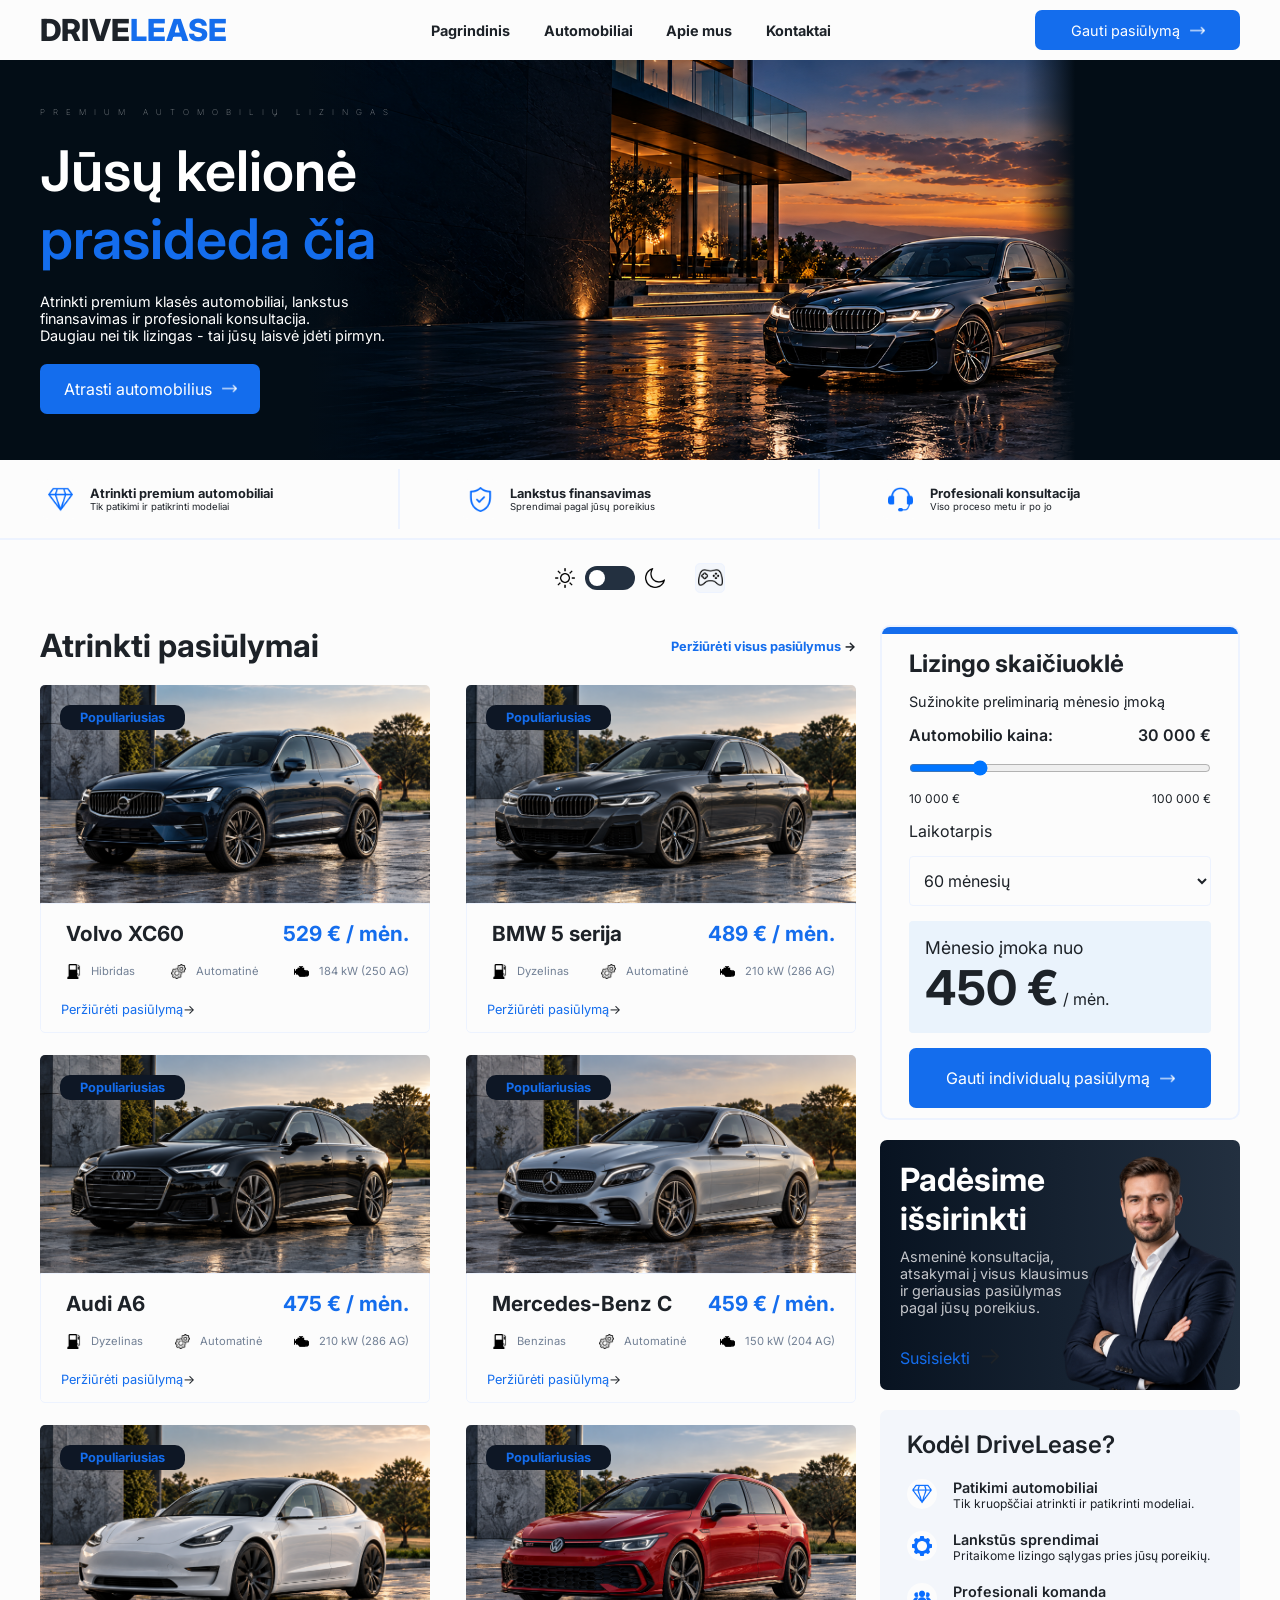
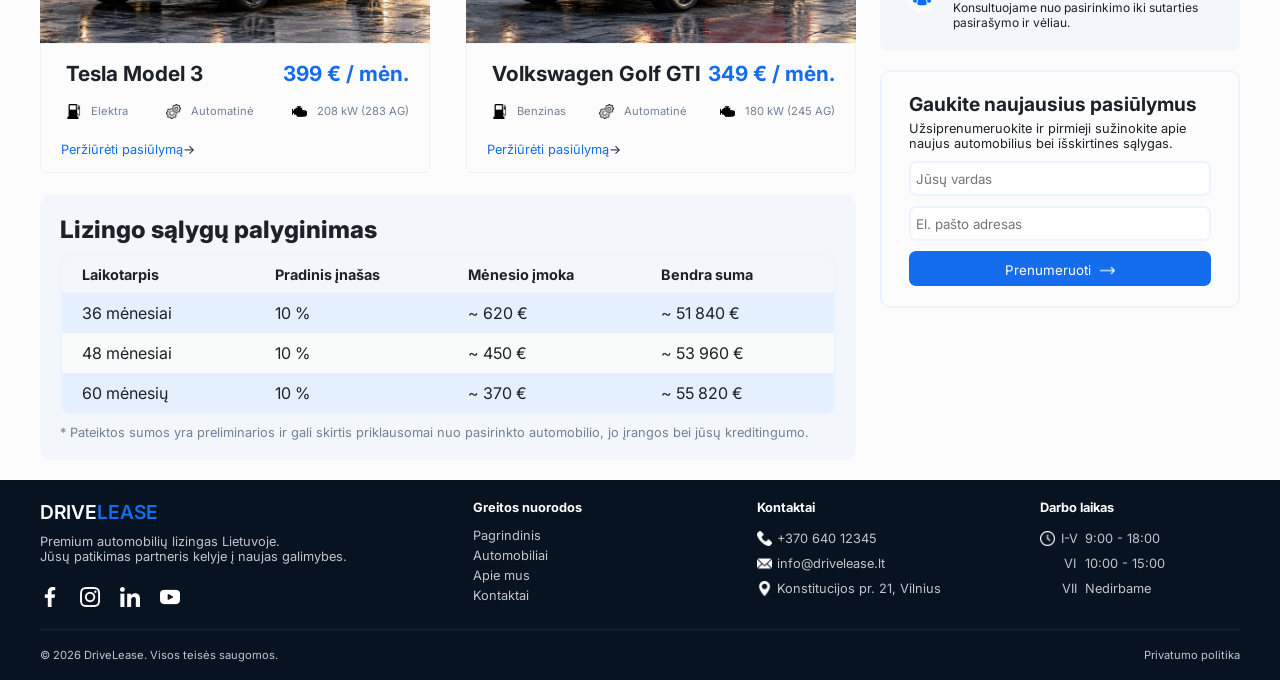
<file: index.html>
<!DOCTYPE html>
<html lang="en">
<head>
    <meta charset="UTF-8">
    <meta name="viewport" content="width=device-width, initial-scale=1.0">
    <link href="style.css" rel="stylesheet" type="text/css">
    <title>DRIVELEASE</title>
</head>
<body>
    <div id="backDrop" class="backDrop hideBackDrop"></div>
    <div id="gameWindow" class="gameWindow off">
        <div class="controlRow">
            <div id="newGameButton" class="newGameButton">
            <img src="./icons/mine.png" alt="mine">
            </div>
            <div class="levelControls">
                <button id="levelDown" class="levelChange">−</button>
                <span id="levelDisplay">Level 3</span>
                <button id="levelUp" class="levelChange">+</button>
            </div>
            <div id="closeGame" class="closeGame">
            <img src="./icons/X.png" alt="close">
            </div>
        </div>
        <div id="gameField" class="gameField"></div>
        <div id="gameOverScreen" class="gameOverScreen hidden">
            PRALAIMĖJAI!
        </div>
        <div id="winScreen" class="gameOverScreen hidden">
            LAIMĖJAI!
        </div>
    </div>
    <nav id="navbar"></nav>
    <header id="header"></header>
    <div id="whyUsWrapper" class="whyUsWrapper"></div>
    <div id="controlButtonWrapper" class="controlButtonWrapper"></div>
    <div id="bodyWrapper" class="bodyWrapper">
        <div class="bodyContentWrapper">
            <div id="carCardsWrapper" class="carCardsWrapper"></div>
            <div id="priceComparison" class="priceComparison"></div>
        </div>
        <div class="bodySidebar">
            <div id="calculatorWrapper" class="calculatorWrapper"></div> 
            <div id="contactUsDash" class="contactUsDash"></div>
            <div id="whyUsDash" class="whyUsDash"> </div>
            <div id="newsLetterWrapper" class="newsLetterWrapper"></div>
        </div>
    </div>
    <footer id="footer"> </footer>
    <script type="module" src="./js/modules.js"></script>
    <script type="module" src="./js/homeModules.js"></script>
    <script src="./js/game.js" defer></script>
    <script src="./js/events.js"  defer></script>
</body>
</html>
</file>
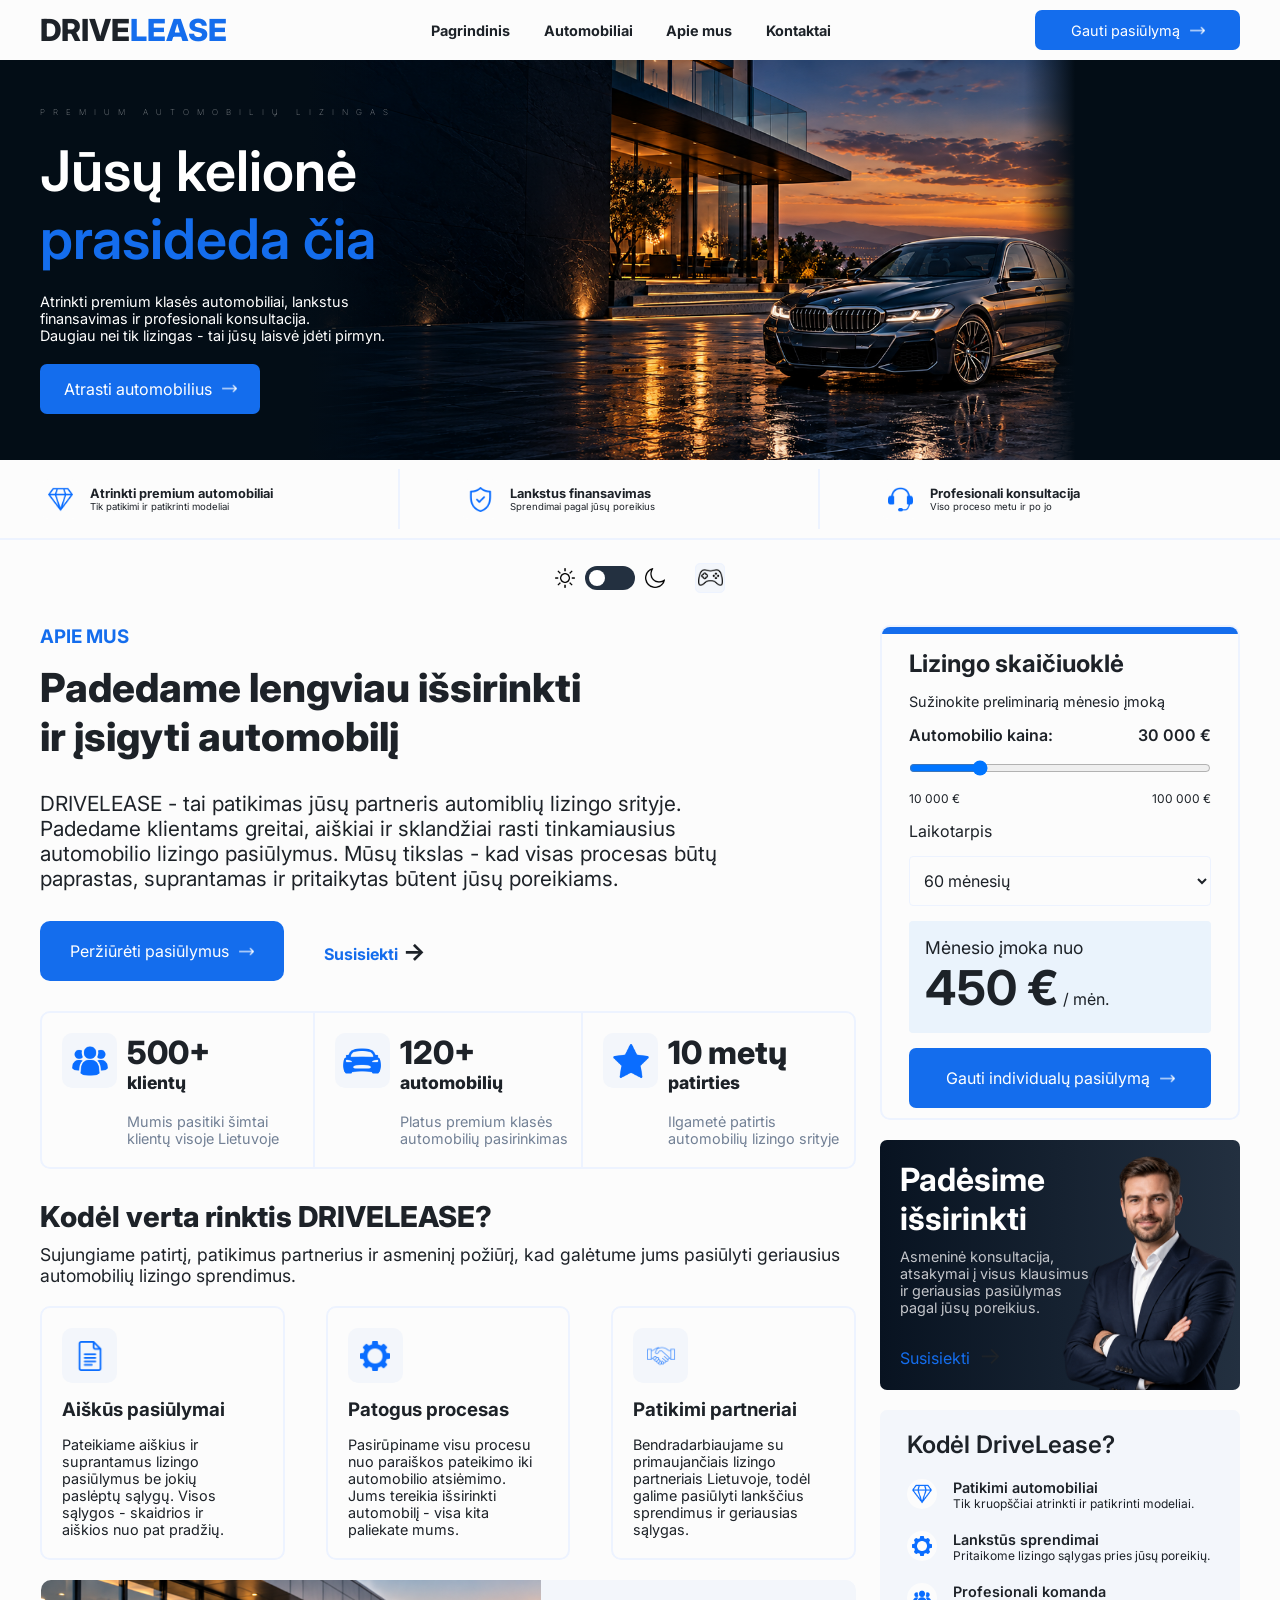
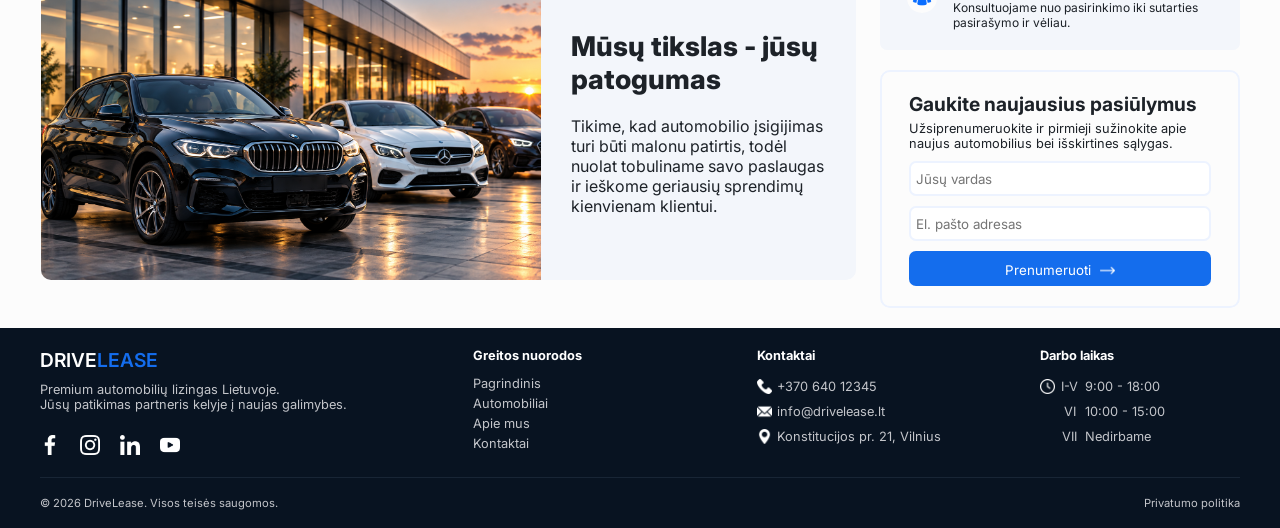
<file: aboutUs.html>
<!DOCTYPE html>
<html lang="en">
<head>
    <meta charset="UTF-8">
    <meta name="viewport" content="width=device-width, initial-scale=1.0">
    <link href="style.css" rel="stylesheet" type="text/css">
    <title>DRIVELEASE</title>
</head>
<body>
    <div id="backDrop" class="backDrop hideBackDrop"></div>
    <div id="gameWindow" class="gameWindow off">
        <div class="controlRow">
            <div id="newGameButton" class="newGameButton"><img src="./icons/mine.png" rel="mine"></div>
            <div id="closeGame" class="closeGame"><img src="./icons/X.png" rel="x"></div>
        </div>
        <div id="gameField" class="gameField">
            
        </div>
        <div id="gameOverScreen" class="gameOverScreen hidden">PRALAIMĖJAI!</div>
        <div id="winScreen" class="gameOverScreen hidden">LAIMĖJAI!</div>
    </div>
    <nav id="navbar"></nav>
    <header id="header"></header>
    <div id="whyUsWrapper" class="whyUsWrapper"></div>
    <div id="controlButtonWrapper" class="controlButtonWrapper"></div>
    <div id="bodyWrapper" class="bodyWrapper">
        <div class="bodyContentWrapper">
            <div id="aboutUsContent" class="aboutUsContent"></div>
        </div>
        <div class="bodySidebar">
            <div id="calculatorWrapper" class="calculatorWrapper"></div> 
            <div id="contactUsDash" class="contactUsDash"></div>
            <div id="whyUsDash" class="whyUsDash"> </div>
            <div id="newsLetterWrapper" class="newsLetterWrapper"></div>
        </div>
    </div>
    <footer id="footer"> </footer>
    <script type="module" src="./js/modules.js"></script>
    <script type="module" src="./js/aboutUsModules.js"></script>
    <script src="./js/game.js" defer></script>
    <script src="./js/events.js"  defer></script>

</body>
</html>
</file>
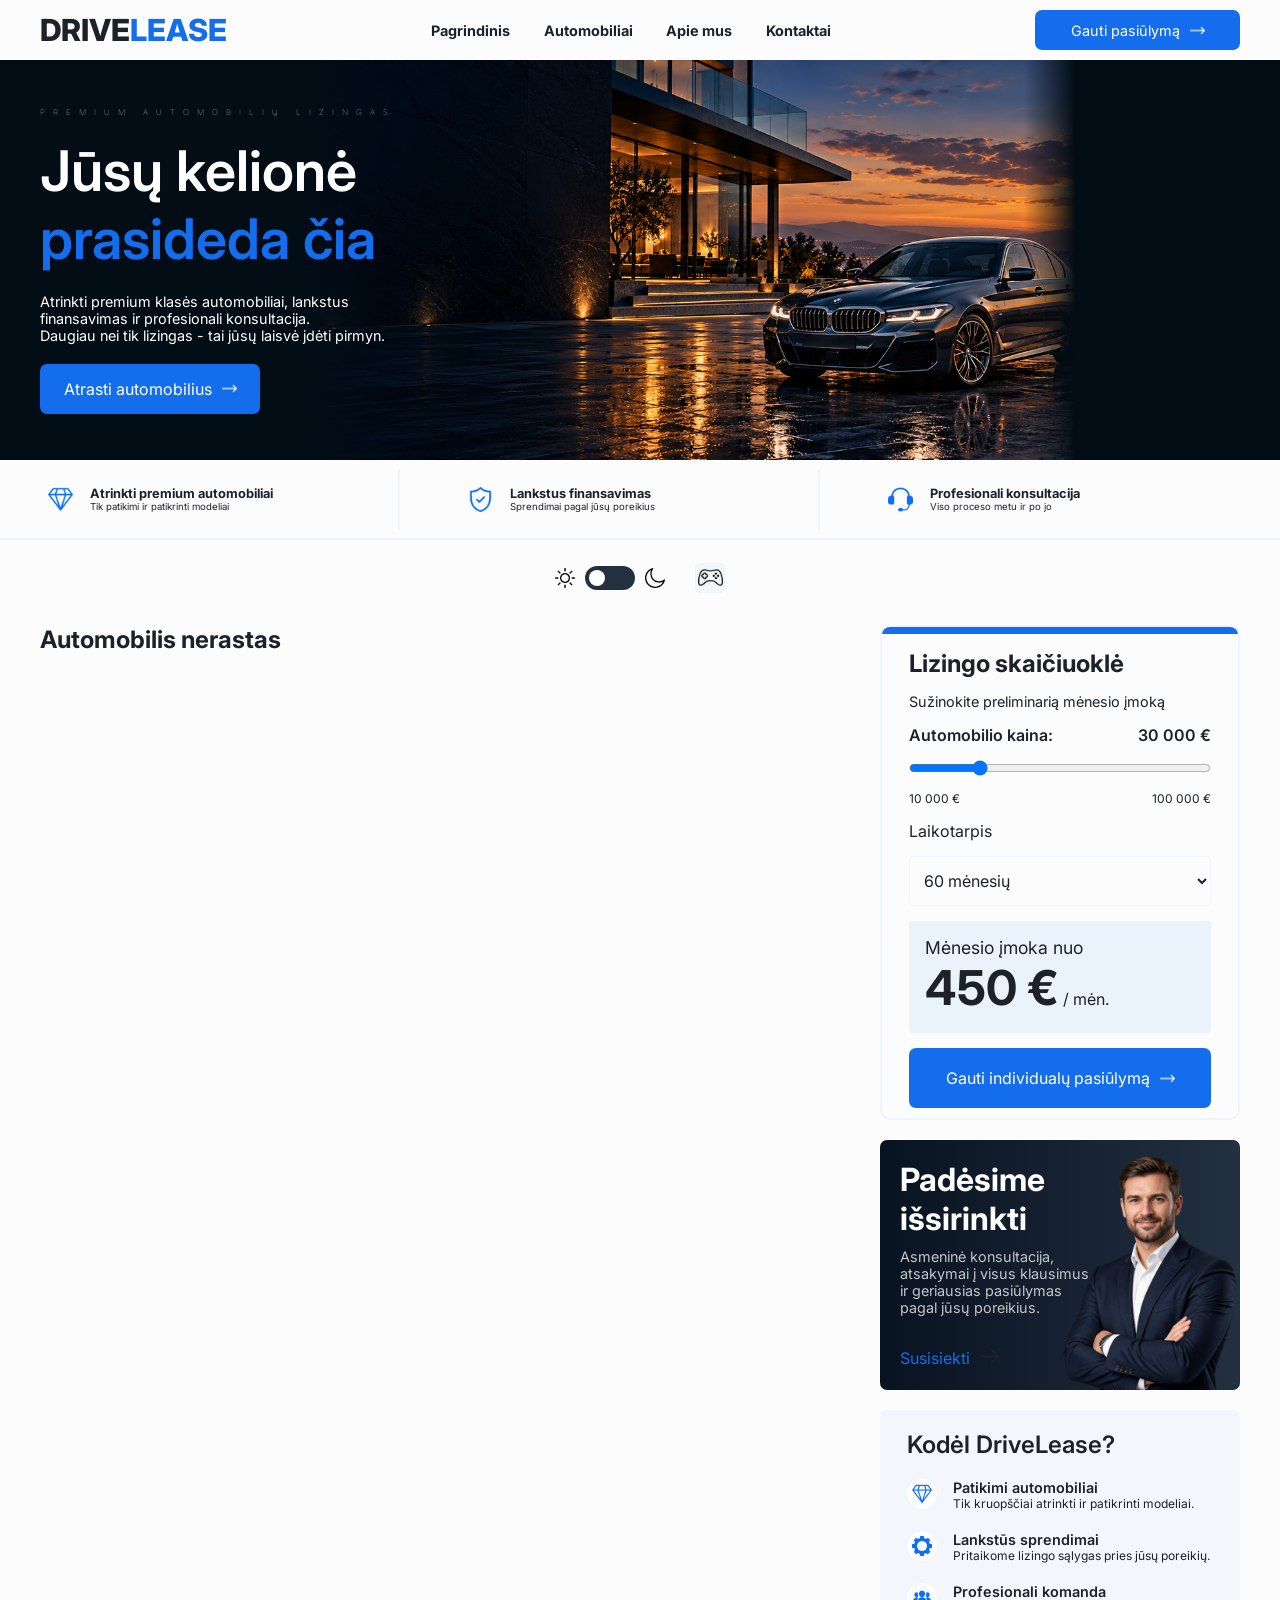
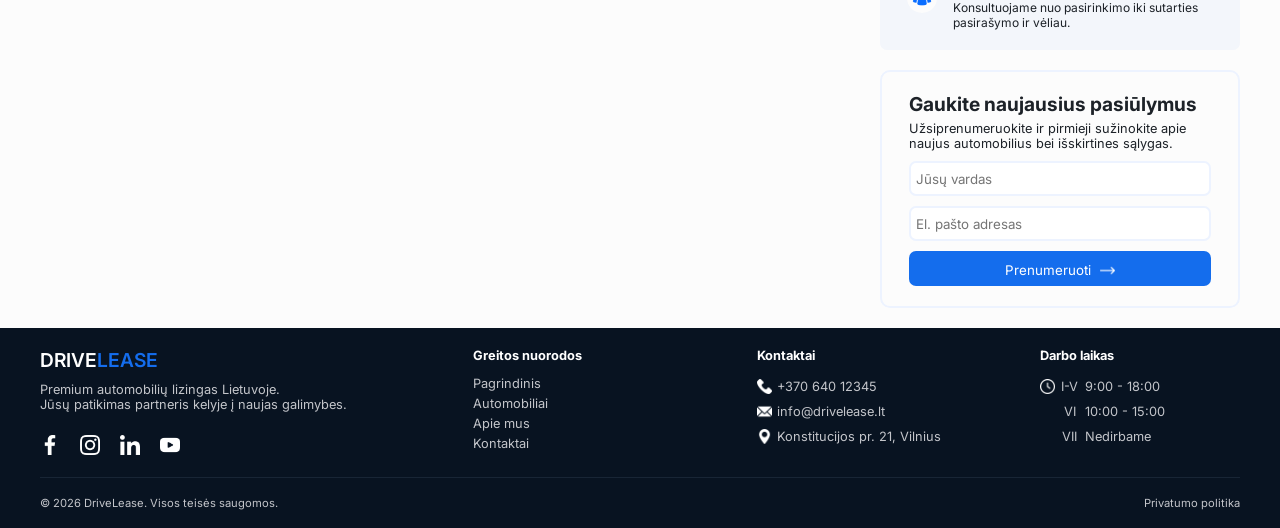
<file: carInfo.html>
<!DOCTYPE html>
<html lang="en">
<head>
    <meta charset="UTF-8">
    <meta name="viewport" content="width=device-width, initial-scale=1.0">
    <link href="style.css" rel="stylesheet" type="text/css">
    <title>DRIVELEASE</title>
</head>
<body>
    <div id="backDrop" class="backDrop hideBackDrop"></div>
    <div id="gameWindow" class="gameWindow off">
        <div class="controlRow">
            <div id="newGameButton" class="newGameButton"><img src="./icons/mine.png" rel="mine"></div>
            <div id="closeGame" class="closeGame"><img src="./icons/X.png" rel="x"></div>
        </div>
        <div id="gameField" class="gameField">
            
        </div>
        <div id="gameOverScreen" class="gameOverScreen hidden">PRALAIMĖJAI!</div>
        <div id="winScreen" class="gameOverScreen hidden">LAIMĖJAI!</div>
    </div>
    <nav id="navbar"></nav>
    <header id="header"></header>
    <div id="whyUsWrapper" class="whyUsWrapper"></div>
    <div id="controlButtonWrapper" class="controlButtonWrapper"></div>
    <div id="bodyWrapper" class="bodyWrapper">
        <div class="bodyContentWrapper">
            <div id="carInfoContent" class="carInfoContent">
                
            </div>
        </div>
        <div class="bodySidebar">
            <div id="calculatorWrapper" class="calculatorWrapper"></div> 
            <div id="contactUsDash" class="contactUsDash"></div>
            <div id="whyUsDash" class="whyUsDash"> </div>
            <div id="newsLetterWrapper" class="newsLetterWrapper"></div>
        </div>
    </div>
    <footer id="footer"> </footer>
    <script type="module" src="./js/modules.js"></script>
    <script type="module" src="./js/carInfoModules.js"></script>
    <script src="./js/game.js" defer></script>
    <script src="./js/events.js"  defer></script>

</body>
</html>
</file>
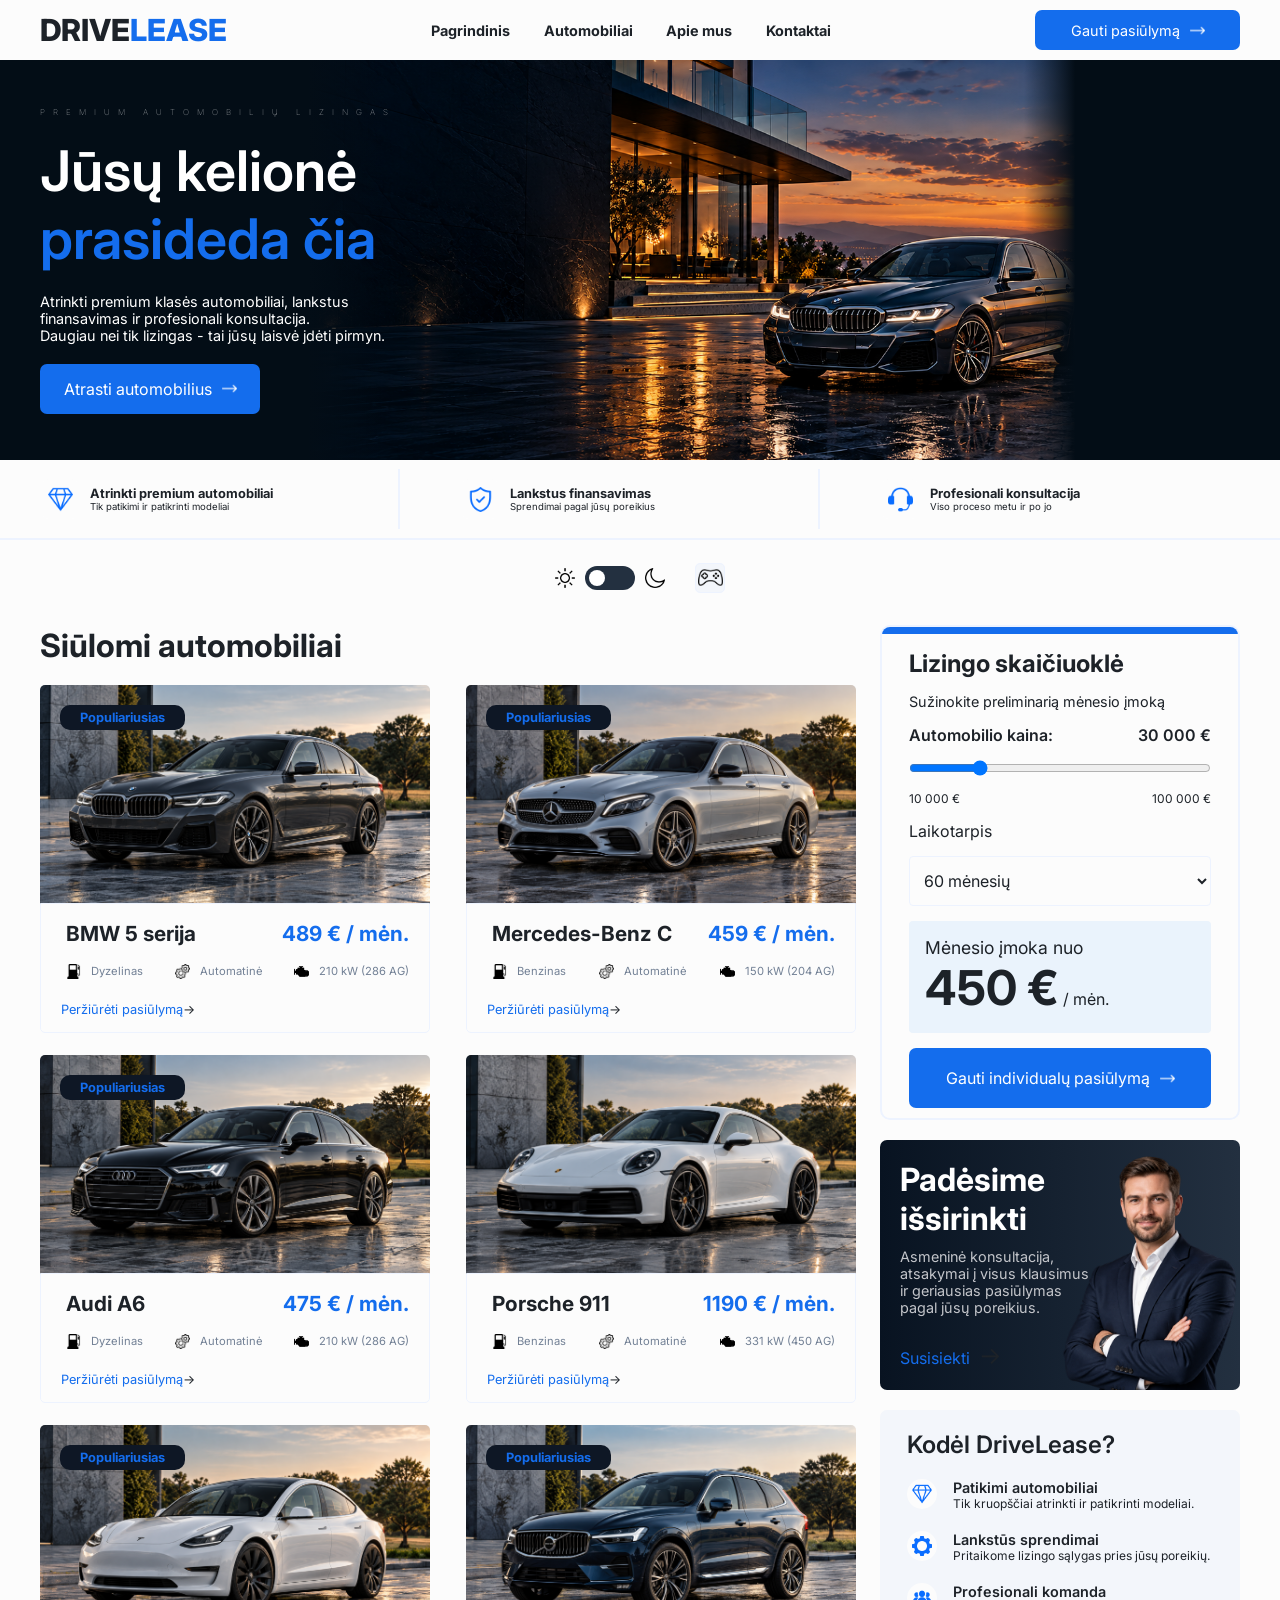
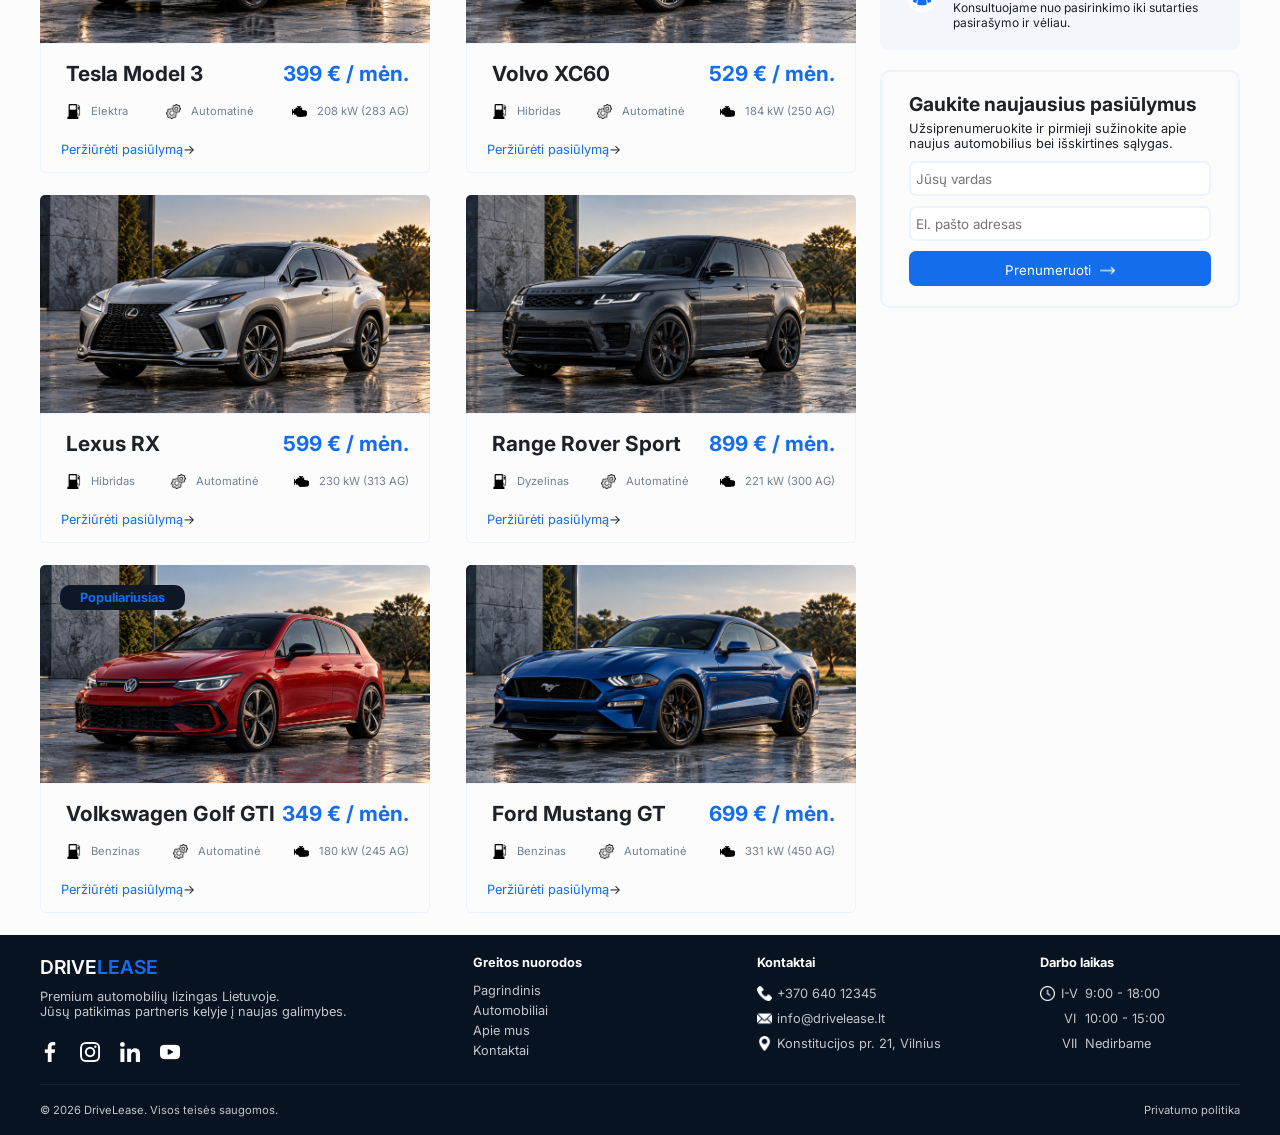
<file: cars.html>
<!DOCTYPE html>
<html lang="en">
<head>
    <meta charset="UTF-8">
    <meta name="viewport" content="width=device-width, initial-scale=1.0">
    <link href="style.css" rel="stylesheet" type="text/css">
    <title>DRIVELEASE</title>
</head>
<body>
    <div id="backDrop" class="backDrop hideBackDrop"></div>
    <div id="gameWindow" class="gameWindow off">
        <div class="controlRow">
            <div id="newGameButton" class="newGameButton"><img src="./icons/mine.png" rel="mine"></div>
            <div id="closeGame" class="closeGame"><img src="./icons/X.png" rel="x"></div>
        </div>
        <div id="gameField" class="gameField">
            
        </div>
        <div id="gameOverScreen" class="gameOverScreen hidden">PRALAIMĖJAI!</div>
        <div id="winScreen" class="gameOverScreen hidden">LAIMĖJAI!</div>
    </div>
    <nav id="navbar"></nav>
    <header id="header"></header>
    <div id="whyUsWrapper" class="whyUsWrapper"></div>
    <div id="controlButtonWrapper" class="controlButtonWrapper"></div>
    <div id="bodyWrapper" class="bodyWrapper">
        <div class="bodyContentWrapper">
            <div id="carCardsWrapper" class="carCardsWrapper"></div>        </div>
        <div class="bodySidebar">
            <div id="calculatorWrapper" class="calculatorWrapper"></div> 
            <div id="contactUsDash" class="contactUsDash"></div>
            <div id="whyUsDash" class="whyUsDash"> </div>
            <div id="newsLetterWrapper" class="newsLetterWrapper"></div>
        </div>
    </div>
    <footer id="footer"> </footer>
    <script type="module" src="./js/modules.js"></script>
    <script type="module" src="./js/carsModules.js"></script>
    <script src="./js/game.js" defer></script>
    <script src="./js/events.js"  defer></script>

</body>
</html>
</file>
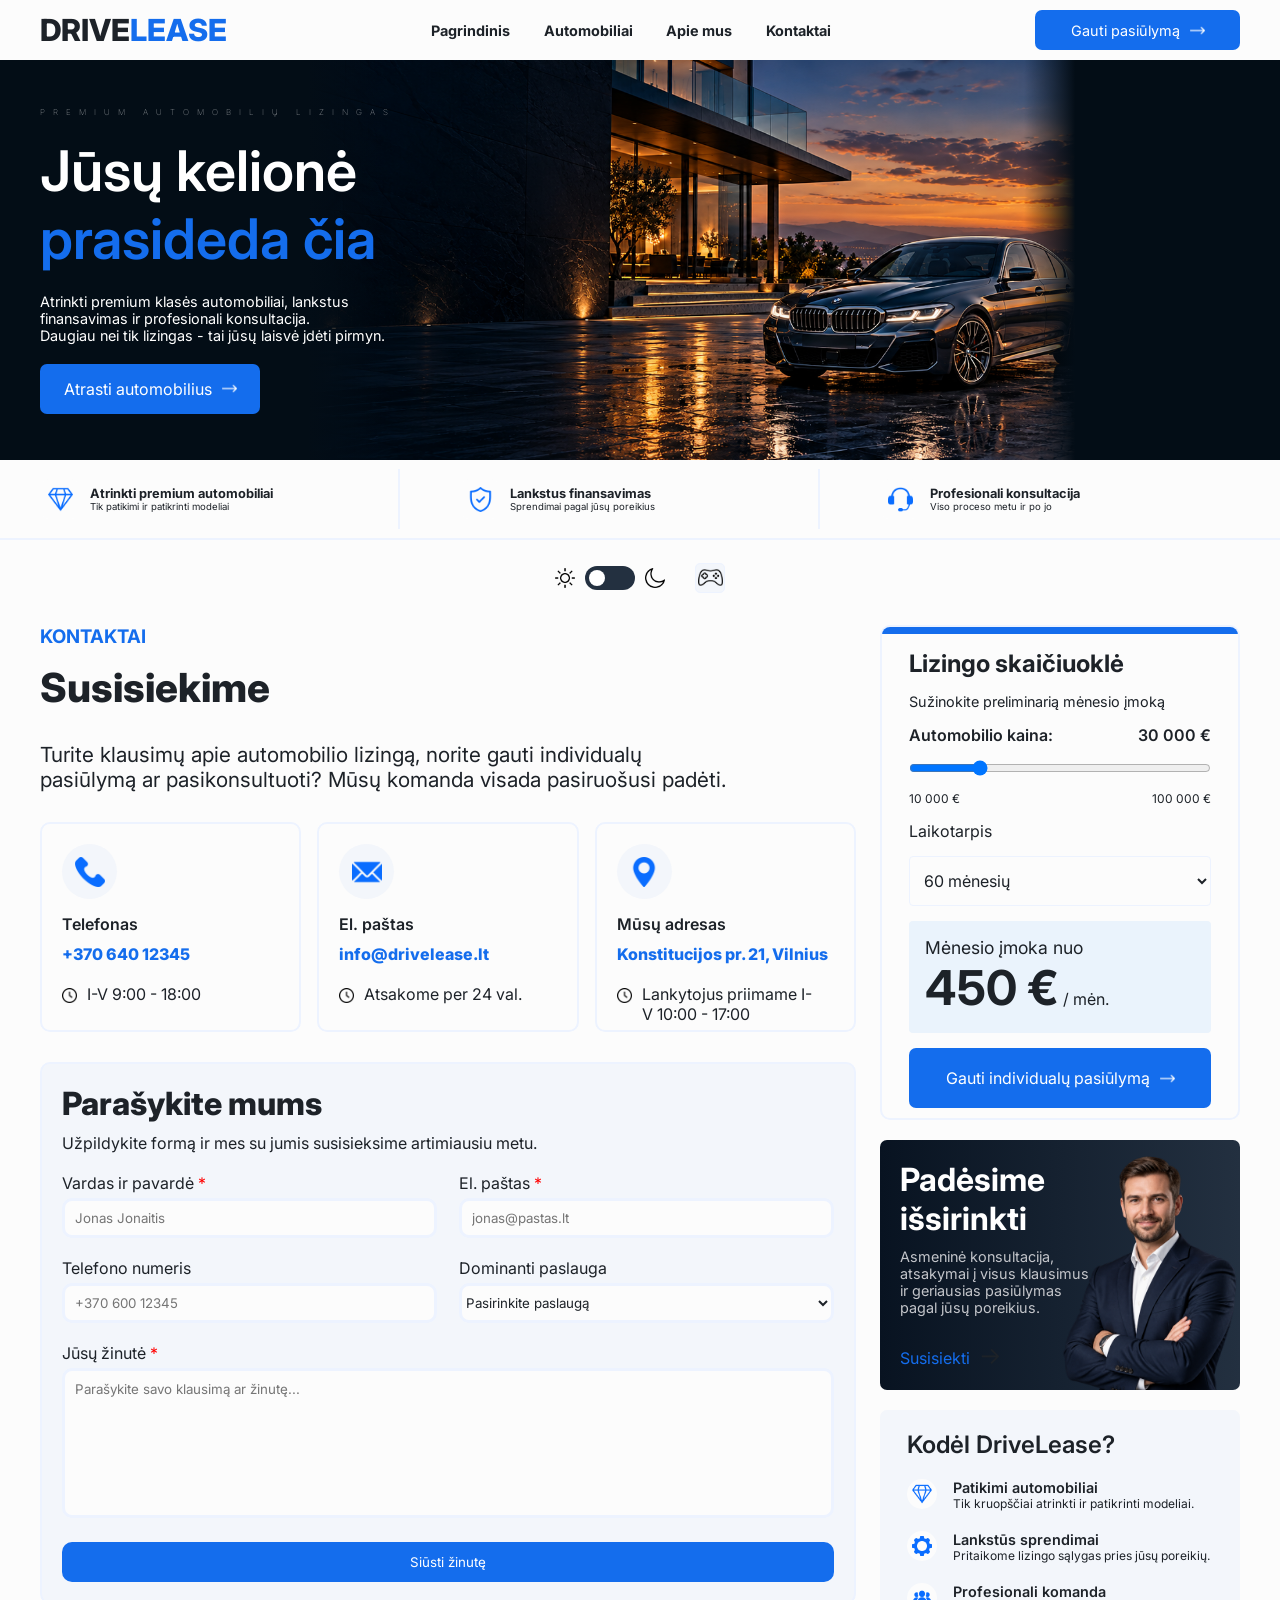
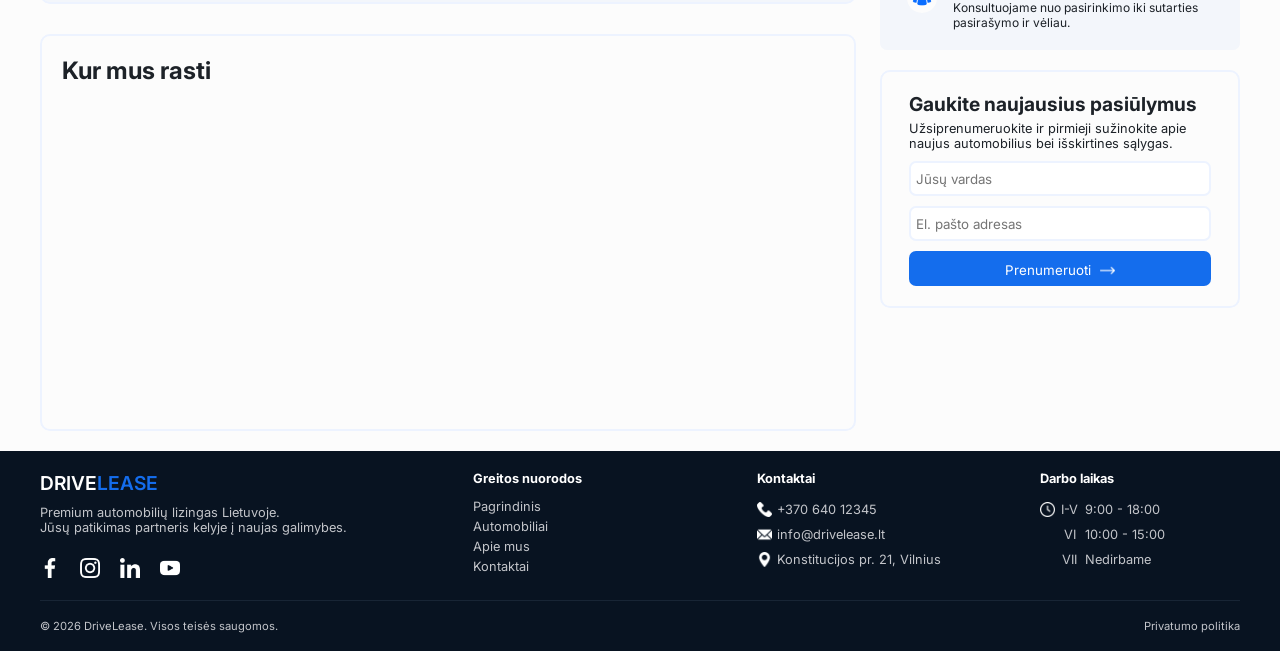
<file: contacts.html>
<!DOCTYPE html>
<html lang="en">
<head>
    <meta charset="UTF-8">
    <meta name="viewport" content="width=device-width, initial-scale=1.0">
    <link href="style.css" rel="stylesheet" type="text/css">
    <title>DRIVELEASE</title>
</head>
<body>
    <div id="backDrop" class="backDrop hideBackDrop">
        <div id="contactsFormModal" class="contactsFormModal hide">
            <h1>Jūsų žinutė <span>sėkmingai išsiųsta</span></h1>
            <h3>Užpildyti duomenys:</h3>
            <div class="formDataOutput"><span class="formOutputLabel">Vardas ir pavardė:</span><span id="formName" class="formOutputContent"></span></div>
            <div class="formDataOutput"><span class="formOutputLabel">El. paštas:</span><span id="formEmail" class="formOutputContent"></span></div>
            <div class="formDataOutput"><span class="formOutputLabel">Telefonas:</span><span id="formPhone" class="formOutputContent"></span></div>
            <div class="formDataOutput"><span class="formOutputLabel">Paslauga</span><span id="formService" class="formOutputContent"></span></div>
            <div class="formDataOutput"><span class="formOutputLabel">Žinutė</span><span id="formMessage" class="formOutputContentArea"></span></div>
            <button id="confirmForm" class="confirmForm">Patvirtinti</button>
        </div>
    </div>
    <div id="gameWindow" class="gameWindow off">
        <div class="controlRow">
            <div id="newGameButton" class="newGameButton"><img src="./icons/mine.png" rel="mine"></div>
            <div id="closeGame" class="closeGame"><img src="./icons/X.png" rel="x"></div>
        </div>
        <div id="gameField" class="gameField">
            
        </div>
        <div id="gameOverScreen" class="gameOverScreen hidden">PRALAIMĖJAI!</div>
        <div id="winScreen" class="gameOverScreen hidden">LAIMĖJAI!</div>
    </div>
    <nav id="navbar"></nav>
    <header id="header"></header>
    <div id="whyUsWrapper" class="whyUsWrapper"></div>
    <div id="controlButtonWrapper" class="controlButtonWrapper"></div>
    <div id="bodyWrapper" class="bodyWrapper">
        <div class="bodyContentWrapper">
            <div id="contactsContent" class="contactsContent"></div>
        </div>
        <div class="bodySidebar">
            <div id="calculatorWrapper" class="calculatorWrapper"></div> 
            <div id="contactUsDash" class="contactUsDash"></div>
            <div id="whyUsDash" class="whyUsDash"> </div>
            <div id="newsLetterWrapper" class="newsLetterWrapper"></div>
        </div>
    </div>
    <footer id="footer"> </footer>
    <script type="module" src="./js/modules.js"></script>
    <script type="module" src="./js/contactsModules.js"></script>
    <script src="./js/game.js" defer></script>
    <script src="./js/events.js"  defer></script>

</body>
</html>
</file>
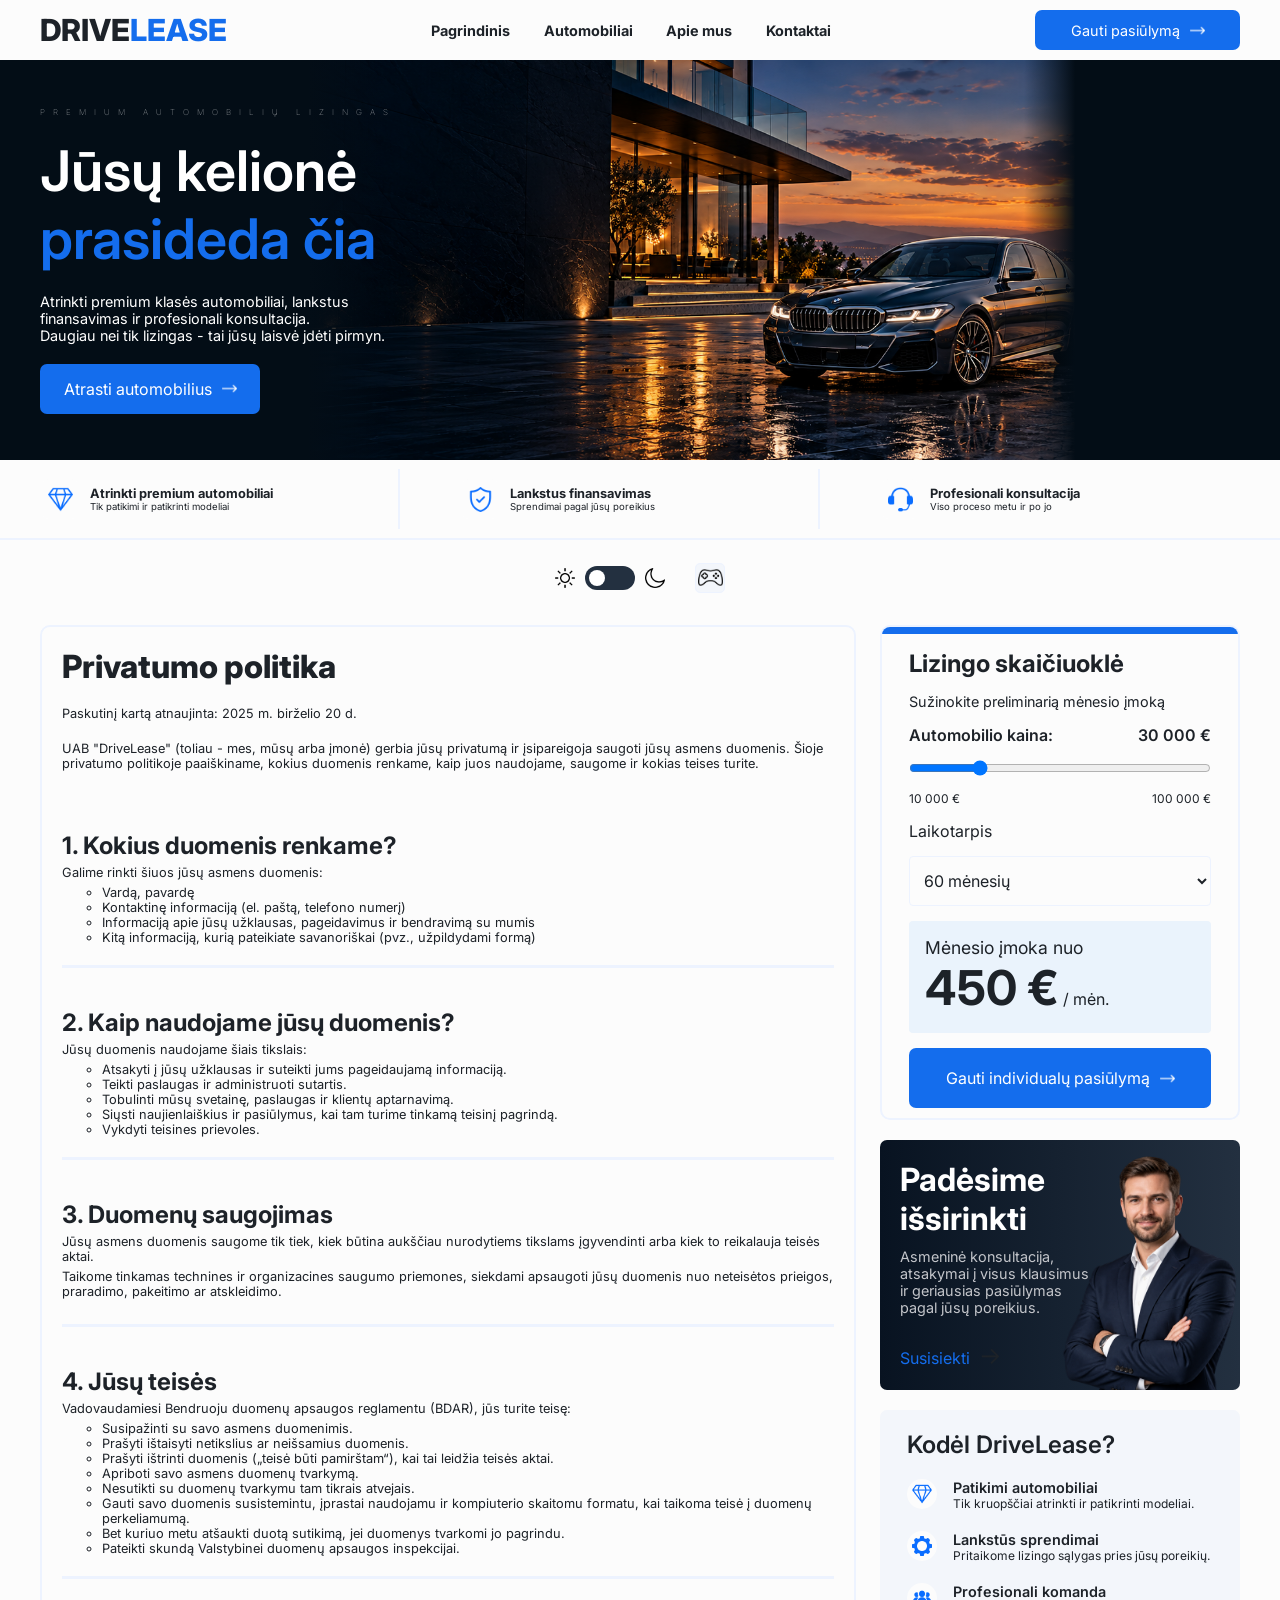
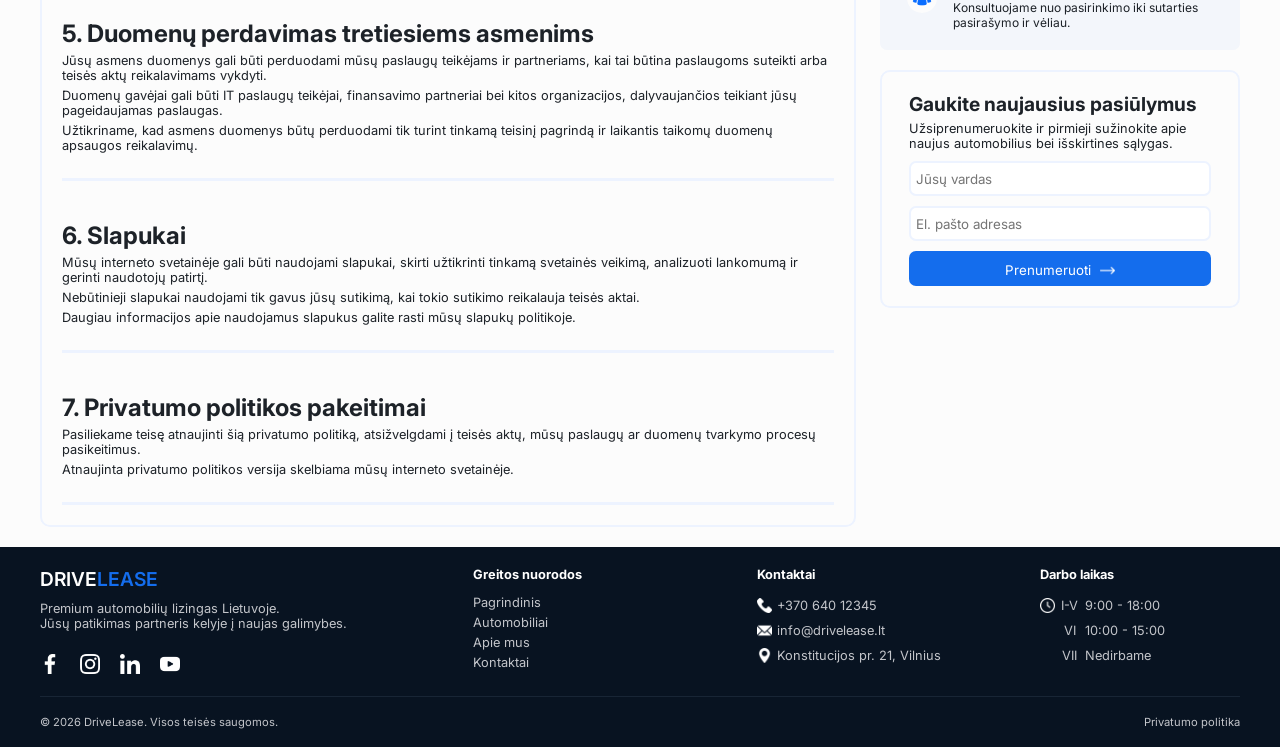
<file: privacyPolicy.html>
<!DOCTYPE html>
<html lang="en">
<head>
    <meta charset="UTF-8">
    <meta name="viewport" content="width=device-width, initial-scale=1.0">
    <link href="style.css" rel="stylesheet" type="text/css">
    <title>DRIVELEASE</title>
</head>
<body>
    <div id="backDrop" class="backDrop hideBackDrop"></div>
    <div id="gameWindow" class="gameWindow off">
        <div class="controlRow">
            <div id="newGameButton" class="newGameButton"><img src="./icons/mine.png" rel="mine"></div>
            <div id="closeGame" class="closeGame"><img src="./icons/X.png" rel="x"></div>
        </div>
        <div id="gameField" class="gameField">
            
        </div>
        <div id="gameOverScreen" class="gameOverScreen hidden">PRALAIMĖJAI!</div>
        <div id="winScreen" class="gameOverScreen hidden">LAIMĖJAI!</div>
    </div>
    <nav id="navbar"></nav>
    <header id="header"></header>
    <div id="whyUsWrapper" class="whyUsWrapper"></div>
    <div id="controlButtonWrapper" class="controlButtonWrapper"></div>
    <div id="bodyWrapper" class="bodyWrapper">
        <div class="bodyContentWrapper">
            <div id="privacyPolicyContent" class="privacyPolicyContent"></div>
        </div>
        <div class="bodySidebar">
            <div id="calculatorWrapper" class="calculatorWrapper"></div> 
            <div id="contactUsDash" class="contactUsDash"></div>
            <div id="whyUsDash" class="whyUsDash"> </div>
            <div id="newsLetterWrapper" class="newsLetterWrapper"></div>
        </div>
    </div>
    <footer id="footer"> </footer>
    <script type="module" src="./js/modules.js"></script>
    <script type="module" src="./js/privacyPolicyModules.js"></script>
    <script src="./js/game.js" defer></script>
    <script src="./js/events.js"  defer></script>

</body>
</html>
</file>
<file: style.css>
@import url('https://fonts.googleapis.com/css2?family=Inter:wght@400;500;600;700;800&display=swap');
@import url("./components/navBar/navBar.css");
@import url("./components/header/header.css");
@import url("./components/whyUs/whyUs.css");
@import url("./components/calculator/calculator.css");
@import url("./components/contactUs/contactUs.css");
@import url("./components/whyUsDash/whyUsDash.css");
@import url("./components/footer/footer.css");
@import url("./components/newsLetter/newsLetter.css");
@import url("./components/carCards/carCards.css");
@import url("./components/priceComparison/priceComparison.css");
@import url("./components/aboutUs/aboutUs.css");
@import url("./components/contacts/contacts.css");
@import url("./components/privacyPolicy/privacyPolicy.css");
@import url("./components/carInfo/carInfo.css");
@import url("./components/controlButtons/controlButtons.css");
@import url("./components/game/game.css");

:root{
    --baseWidth: 1200px;
    --background :#fcfcfc;
    --grayBackground :#f3f6fb;
    --blueBackground: #eaf3fc;
    --rowBackground1: #e4f0fe;
    --rowBackground2: #f9fbfa;
    --midBackground: #233040;
    --popularBackground: #0e1725;
    --darkBackground: #081321;
    --darkShadow: #030d16;
    --whiteText: #fff;
    --lightText: #c3c5ca;
    --lighterText : #728095;
    --textColor: #1d2228;
    --accent: #146ded;
    --border: #edf3ff;
    --darkBorder: #182535;
    --gameExitFiler: invert(0);

    --gameBackground1: #728095;
    --gameBackground2: #f9fbfa;
    --gameBorder: #182535;
}   

[data-theme="dark"] {
    --background : #081321;
    --border: #182535;
    --grayBackground :#081321;
    --blueBackground: #233040;
    --textColor: #fff;
    --rowBackground1: #233040;
    --rowBackground2: #182535;
    --gameExitFiler: invert(1);
    --gameBackground1: #081321;
    --gameBackground2: #233040;
    --gameBorder: #182535;
}

[data-theme="dark"] .switchWrapper img{
    filter: invert(1);
}

[data-theme="dark"] .showGame img{
    filter: invert(1);
}

*{
    padding: 0px;
    margin: 0px;
    box-sizing: border-box;
    font-family: 'Inter', sans-serif;
    color: var(--textColor);
}

body{
    width: 100vw;
    display: flex;
    overflow-x: hidden;
    flex-direction: column;
    justify-content: flex-start;
    align-items: center;
    background-color: var(--background);

}

footer{
    background-color: var(--darkBackground);
    width: 100%;
    height: 200px;
    margin-top: 20px;
    display: flex;
    flex-flow: row nowrap;
    justify-content: center;
    align-items: flex-start;

    @media (max-width: 767px) {
        /* phones */
        height: auto;
    }
}

.bodyWrapper{
    width: var(--baseWidth);
    margin-top: 30px;
    display: flex;
    flex: flow nowrap;
    justify-content: space-between;
    align-items: flex-start;
    

    @media (max-width: 767px) {
        /* phones */
        width: 400px;
        flex-direction: column;
        justify-content: space-between;
        align-items: center;
        gap: 20px;
    }

    @media (min-width: 768px) and (max-width: 991px) {
        /* tables */
        width: 768px;
        flex-direction: column;
        justify-content: space-between;
        align-items: center;
        gap: 20px;
    }

    @media (min-width: 992px) and (max-width: 1199px) {
        /* laptops */
        width: 992px;
        
    }
}

.bodyContentWrapper{
    width: 68%;
    display: flex;
    flex-direction: column;
    justify-content: flex-start;
    align-items: center;

    @media (max-width: 767px) {
        /* phones */
        width: 100%;
    }

    @media (min-width: 768px) and (max-width: 991px) {
        /* tables */
        width: 100%;
    }
}

.bodySidebar{
    width: 30%;
    display: flex;
    flex-direction: column;
    justify-content: flex-start;
    align-items: center;
    gap: 20px;

    @media (max-width: 767px) {
        /* phones */
        width: 100%;
    }

    @media (min-width: 768px) and (max-width: 991px) {
        /* tables */
        width: 100%;
    }
}

.backDrop{
    position: fixed;
    inset: 0;
    z-index: 100;
    background-color: rgba(0, 0, 0, 0.5);
    display: flex;
    justify-content: center;
    align-items: center;
}

.hideBackDrop{
    display: none;
}



.contactsFormModal{
    width: 400px;
    z-index: 200;
    background-color: var(--background);
    border: solid 1px var(--darkBorder);
    border-radius: 10px;
    display: flex;
    flex-direction: column;
    padding: 20px;
    justify-content: flex-start;
    align-items: flex-start;
    gap: 10px;

    h1{
        width: 300px;

        span{
            color: var(--accent);
        }
    }

    h3{
        margin-top: 20px;
        margin-bottom: 10px;
    }

    .formDataOutput{
        width: 100%;
        display: flex;
        flex-flow: row nowrap;
        justify-content: flex-start;

        .formOutputLabel{
            display: inline-block;
            width: 150px;
        }

        .formOutputContent{
            display: inline-block;
            width: 220px;
            overflow: hidden;
        }

        .formOutputContentArea{
            display: flex;
            width: 220px;
            max-height: 110px;
            height: auto;
            overflow-y: auto;
            overflow-wrap: anywhere;
        }
    }

    .confirmForm{
        width: 100%;
        padding: 15px;
        background-color: var(--accent);
        color: var(--whiteText);
        border: none;
        border-radius: 7px;

        &:hover{
            cursor: pointer;
        }
    }
} 

.hide{
    display: none;
}
</file>
